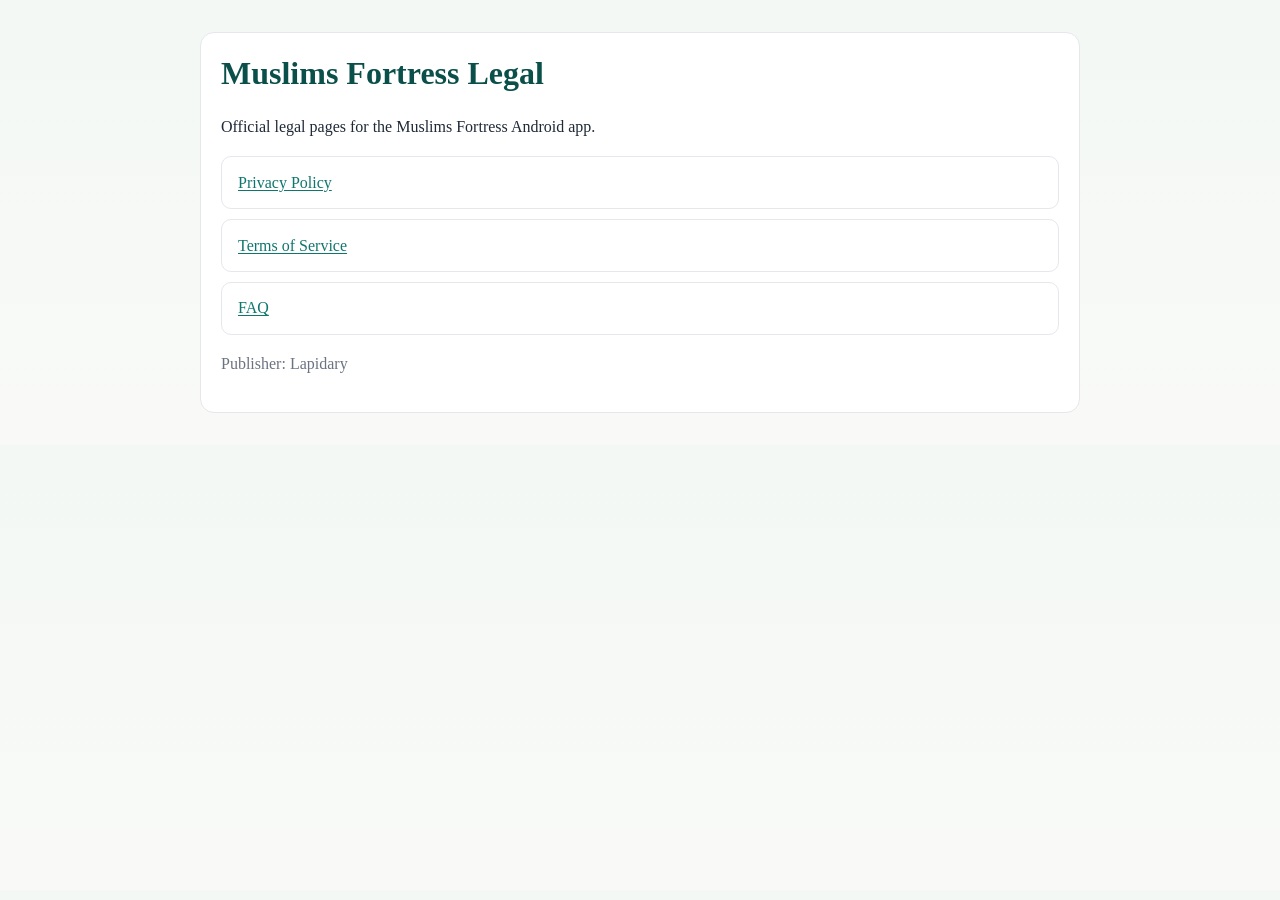
<file: index.html>
<!doctype html>
<html lang="en">
<head>
  <meta charset="utf-8" />
  <meta name="viewport" content="width=device-width, initial-scale=1" />
  <title>Muslims Fortress - Legal</title>
  <link rel="stylesheet" href="assets/styles.css" />
</head>
<body>
  <main class="container">
    <h1>Muslims Fortress Legal</h1>
    <p>Official legal pages for the Muslims Fortress Android app.</p>

    <ul class="cards">
      <li><a href="privacy.html">Privacy Policy</a></li>
      <li><a href="terms.html">Terms of Service</a></li>
      <li><a href="faq.html">FAQ</a></li>
    </ul>

    <p class="muted">Publisher: Lapidary</p>
  </main>
</body>
</html>
</file>
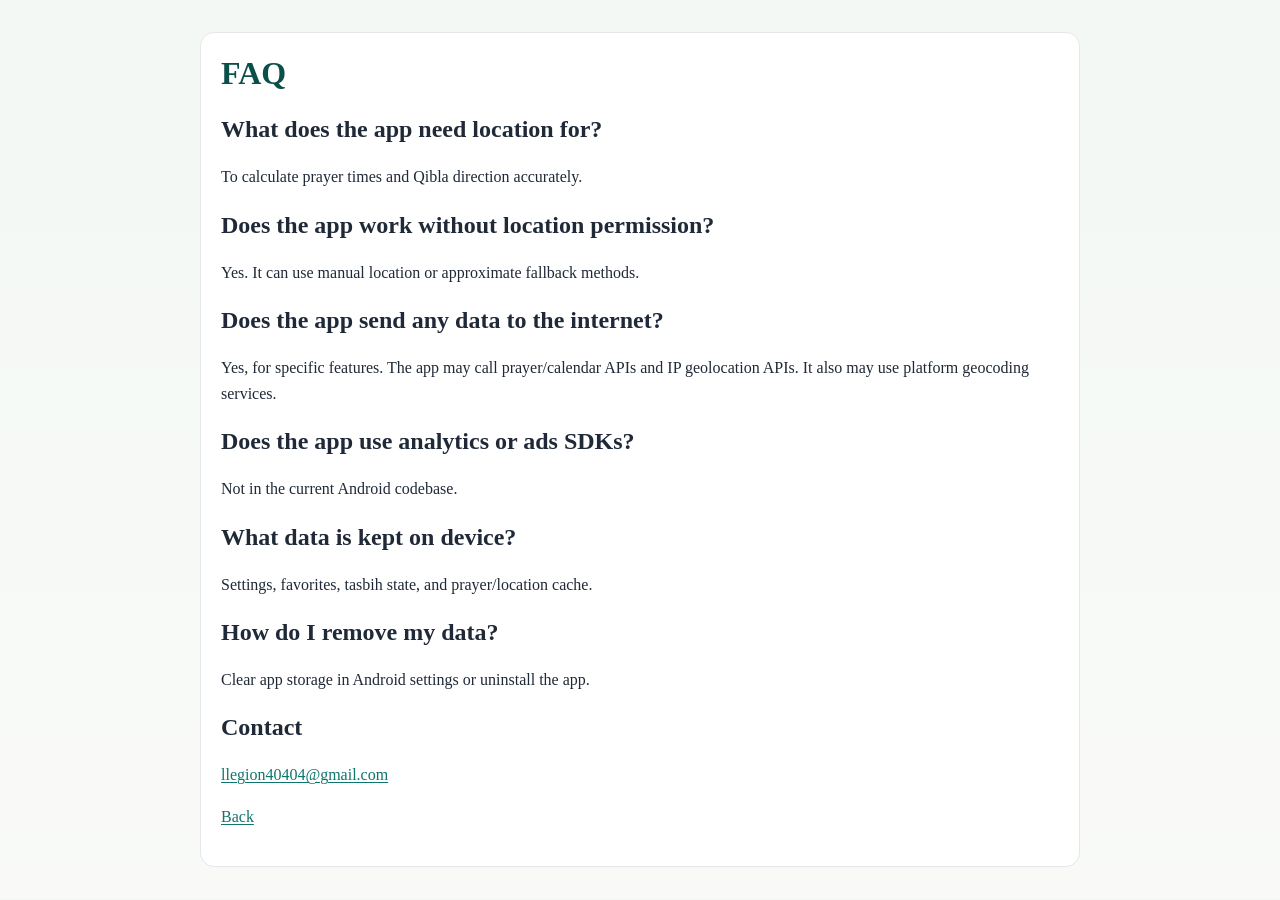
<file: faq.html>
<!doctype html>
<html lang="en">
  <head>
    <meta charset="utf-8" />
    <meta name="viewport" content="width=device-width, initial-scale=1" />
    <title>FAQ - Muslims Fortress</title>
    <link rel="stylesheet" href="assets/styles.css" />
  </head>
  <body>
    <main class="container doc">
      <h1>FAQ</h1>

      <h2>What does the app need location for?</h2>
      <p>To calculate prayer times and Qibla direction accurately.</p>

      <h2>Does the app work without location permission?</h2>
      <p>Yes. It can use manual location or approximate fallback methods.</p>

      <h2>Does the app send any data to the internet?</h2>
      <p>
        Yes, for specific features. The app may call prayer/calendar APIs and IP
        geolocation APIs. It also may use platform geocoding services.
      </p>

      <h2>Does the app use analytics or ads SDKs?</h2>
      <p>Not in the current Android codebase.</p>

      <h2>What data is kept on device?</h2>
      <p>Settings, favorites, tasbih state, and prayer/location cache.</p>

      <h2>How do I remove my data?</h2>
      <p>Clear app storage in Android settings or uninstall the app.</p>

      <h2>Contact</h2>
      <p><a href="mailto:llegion40404@gmail.com">llegion40404@gmail.com</a></p>

      <p><a href="index.html">Back</a></p>
    </main>
  </body>
</html>
</file>
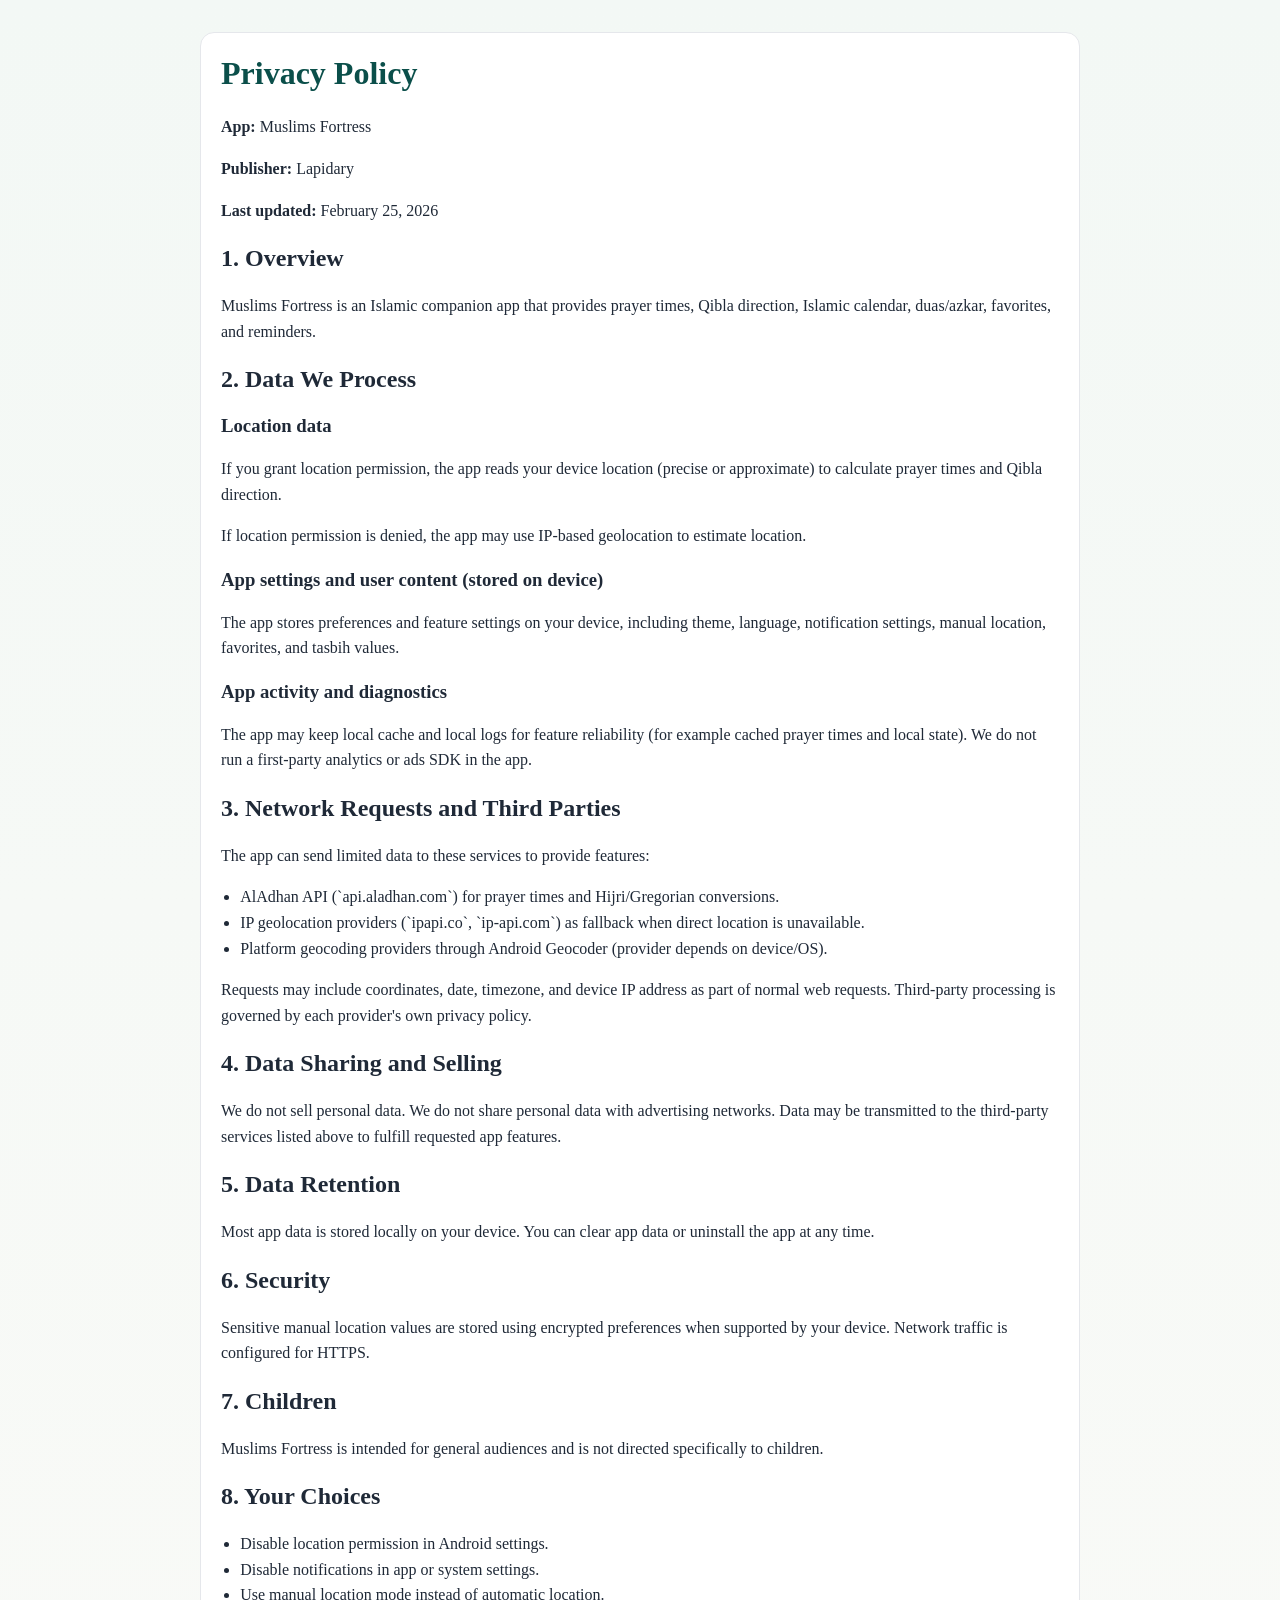
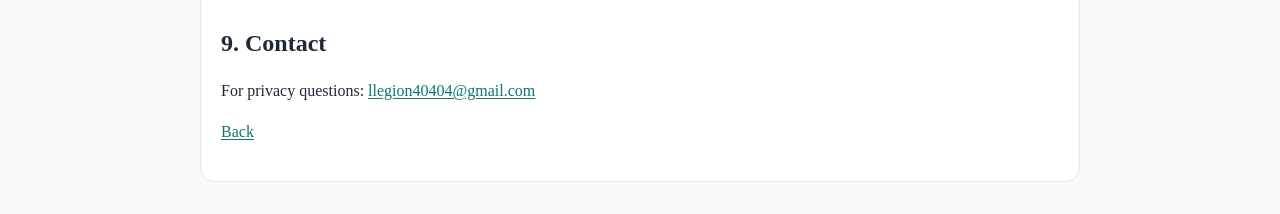
<file: privacy.html>
<!doctype html>
<html lang="en">
  <head>
    <meta charset="utf-8" />
    <meta name="viewport" content="width=device-width, initial-scale=1" />
    <title>Privacy Policy - Muslims Fortress</title>
    <link rel="stylesheet" href="assets/styles.css" />
  </head>
  <body>
    <main class="container doc">
      <h1>Privacy Policy</h1>
      <p><strong>App:</strong> Muslims Fortress</p>
      <p><strong>Publisher:</strong> Lapidary</p>
      <p><strong>Last updated:</strong> February 25, 2026</p>

      <h2>1. Overview</h2>
      <p>
        Muslims Fortress is an Islamic companion app that provides prayer times,
        Qibla direction, Islamic calendar, duas/azkar, favorites, and reminders.
      </p>

      <h2>2. Data We Process</h2>
      <h3>Location data</h3>
      <p>
        If you grant location permission, the app reads your device location
        (precise or approximate) to calculate prayer times and Qibla direction.
      </p>
      <p>
        If location permission is denied, the app may use IP-based geolocation
        to estimate location.
      </p>

      <h3>App settings and user content (stored on device)</h3>
      <p>
        The app stores preferences and feature settings on your device,
        including theme, language, notification settings, manual location,
        favorites, and tasbih values.
      </p>

      <h3>App activity and diagnostics</h3>
      <p>
        The app may keep local cache and local logs for feature reliability (for
        example cached prayer times and local state). We do not run a
        first-party analytics or ads SDK in the app.
      </p>

      <h2>3. Network Requests and Third Parties</h2>
      <p>
        The app can send limited data to these services to provide features:
      </p>
      <ul>
        <li>
          AlAdhan API (`api.aladhan.com`) for prayer times and Hijri/Gregorian
          conversions.
        </li>
        <li>
          IP geolocation providers (`ipapi.co`, `ip-api.com`) as fallback when
          direct location is unavailable.
        </li>
        <li>
          Platform geocoding providers through Android Geocoder (provider
          depends on device/OS).
        </li>
      </ul>
      <p>
        Requests may include coordinates, date, timezone, and device IP address
        as part of normal web requests. Third-party processing is governed by
        each provider's own privacy policy.
      </p>

      <h2>4. Data Sharing and Selling</h2>
      <p>
        We do not sell personal data. We do not share personal data with
        advertising networks. Data may be transmitted to the third-party
        services listed above to fulfill requested app features.
      </p>

      <h2>5. Data Retention</h2>
      <p>
        Most app data is stored locally on your device. You can clear app data
        or uninstall the app at any time.
      </p>

      <h2>6. Security</h2>
      <p>
        Sensitive manual location values are stored using encrypted preferences
        when supported by your device. Network traffic is configured for HTTPS.
      </p>

      <h2>7. Children</h2>
      <p>
        Muslims Fortress is intended for general audiences and is not directed
        specifically to children.
      </p>

      <h2>8. Your Choices</h2>
      <ul>
        <li>Disable location permission in Android settings.</li>
        <li>Disable notifications in app or system settings.</li>
        <li>Use manual location mode instead of automatic location.</li>
      </ul>

      <h2>9. Contact</h2>
      <p>
        For privacy questions:
        <a href="mailto:llegion40404@gmail.com">llegion40404@gmail.com</a>
      </p>

      <p><a href="index.html">Back</a></p>
    </main>
  </body>
</html>
</file>
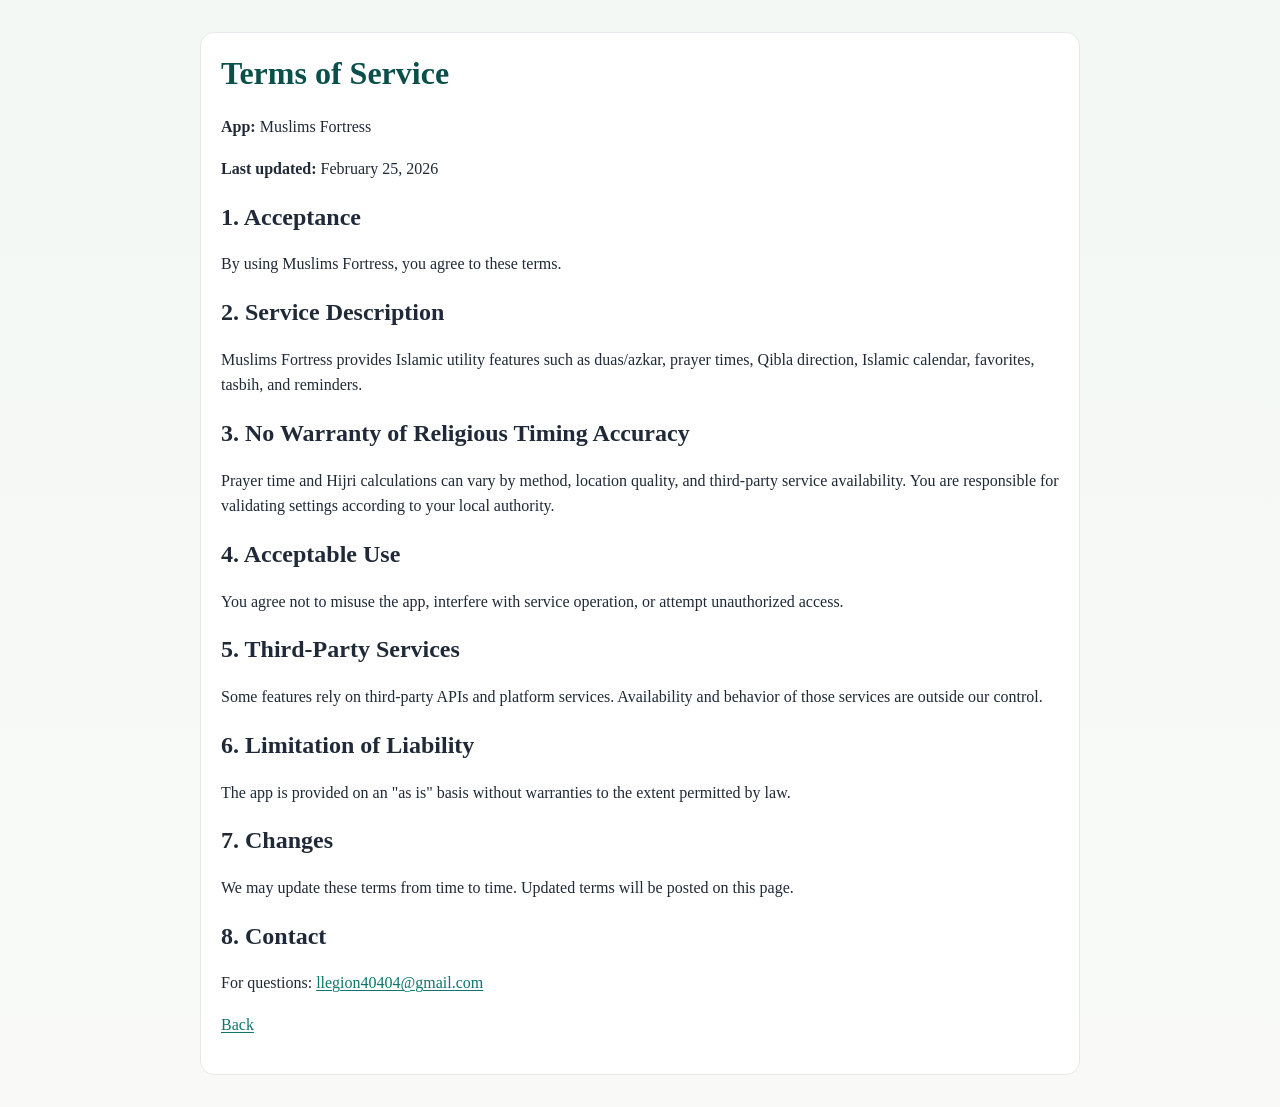
<file: terms.html>
<!doctype html>
<html lang="en">
  <head>
    <meta charset="utf-8" />
    <meta name="viewport" content="width=device-width, initial-scale=1" />
    <title>Terms of Service - Muslims Fortress</title>
    <link rel="stylesheet" href="assets/styles.css" />
  </head>
  <body>
    <main class="container doc">
      <h1>Terms of Service</h1>
      <p><strong>App:</strong> Muslims Fortress</p>
      <p><strong>Last updated:</strong> February 25, 2026</p>

      <h2>1. Acceptance</h2>
      <p>By using Muslims Fortress, you agree to these terms.</p>

      <h2>2. Service Description</h2>
      <p>
        Muslims Fortress provides Islamic utility features such as duas/azkar,
        prayer times, Qibla direction, Islamic calendar, favorites, tasbih, and
        reminders.
      </p>

      <h2>3. No Warranty of Religious Timing Accuracy</h2>
      <p>
        Prayer time and Hijri calculations can vary by method, location quality,
        and third-party service availability. You are responsible for validating
        settings according to your local authority.
      </p>

      <h2>4. Acceptable Use</h2>
      <p>
        You agree not to misuse the app, interfere with service operation, or
        attempt unauthorized access.
      </p>

      <h2>5. Third-Party Services</h2>
      <p>
        Some features rely on third-party APIs and platform services.
        Availability and behavior of those services are outside our control.
      </p>

      <h2>6. Limitation of Liability</h2>
      <p>
        The app is provided on an "as is" basis without warranties to the extent
        permitted by law.
      </p>

      <h2>7. Changes</h2>
      <p>
        We may update these terms from time to time. Updated terms will be
        posted on this page.
      </p>

      <h2>8. Contact</h2>
      <p>
        For questions:
        <a href="mailto:llegion40404@gmail.com">llegion40404@gmail.com</a>
      </p>

      <p><a href="index.html">Back</a></p>
    </main>
  </body>
</html>
</file>
<file: assets/styles.css>
:root {
  --bg: #f9faf7;
  --panel: #ffffff;
  --text: #1f2937;
  --muted: #6b7280;
  --line: #e5e7eb;
  --accent: #0f766e;
}

* { box-sizing: border-box; }

body {
  margin: 0;
  font-family: "Georgia", "Times New Roman", serif;
  color: var(--text);
  background: linear-gradient(180deg, #f3f8f5 0%, var(--bg) 100%);
  line-height: 1.6;
}

.container {
  max-width: 880px;
  margin: 2rem auto;
  padding: 1.25rem;
  background: var(--panel);
  border: 1px solid var(--line);
  border-radius: 14px;
}

h1, h2, h3 {
  line-height: 1.25;
}

h1 {
  margin-top: 0;
  color: #0b4f4a;
}

a {
  color: var(--accent);
  text-underline-offset: 2px;
}

.cards {
  list-style: none;
  margin: 1rem 0;
  padding: 0;
}

.cards li {
  margin: 0.6rem 0;
  padding: 0.8rem 1rem;
  border: 1px solid var(--line);
  border-radius: 10px;
}

.muted {
  color: var(--muted);
}

.doc ul {
  padding-left: 1.2rem;
}
</file>
